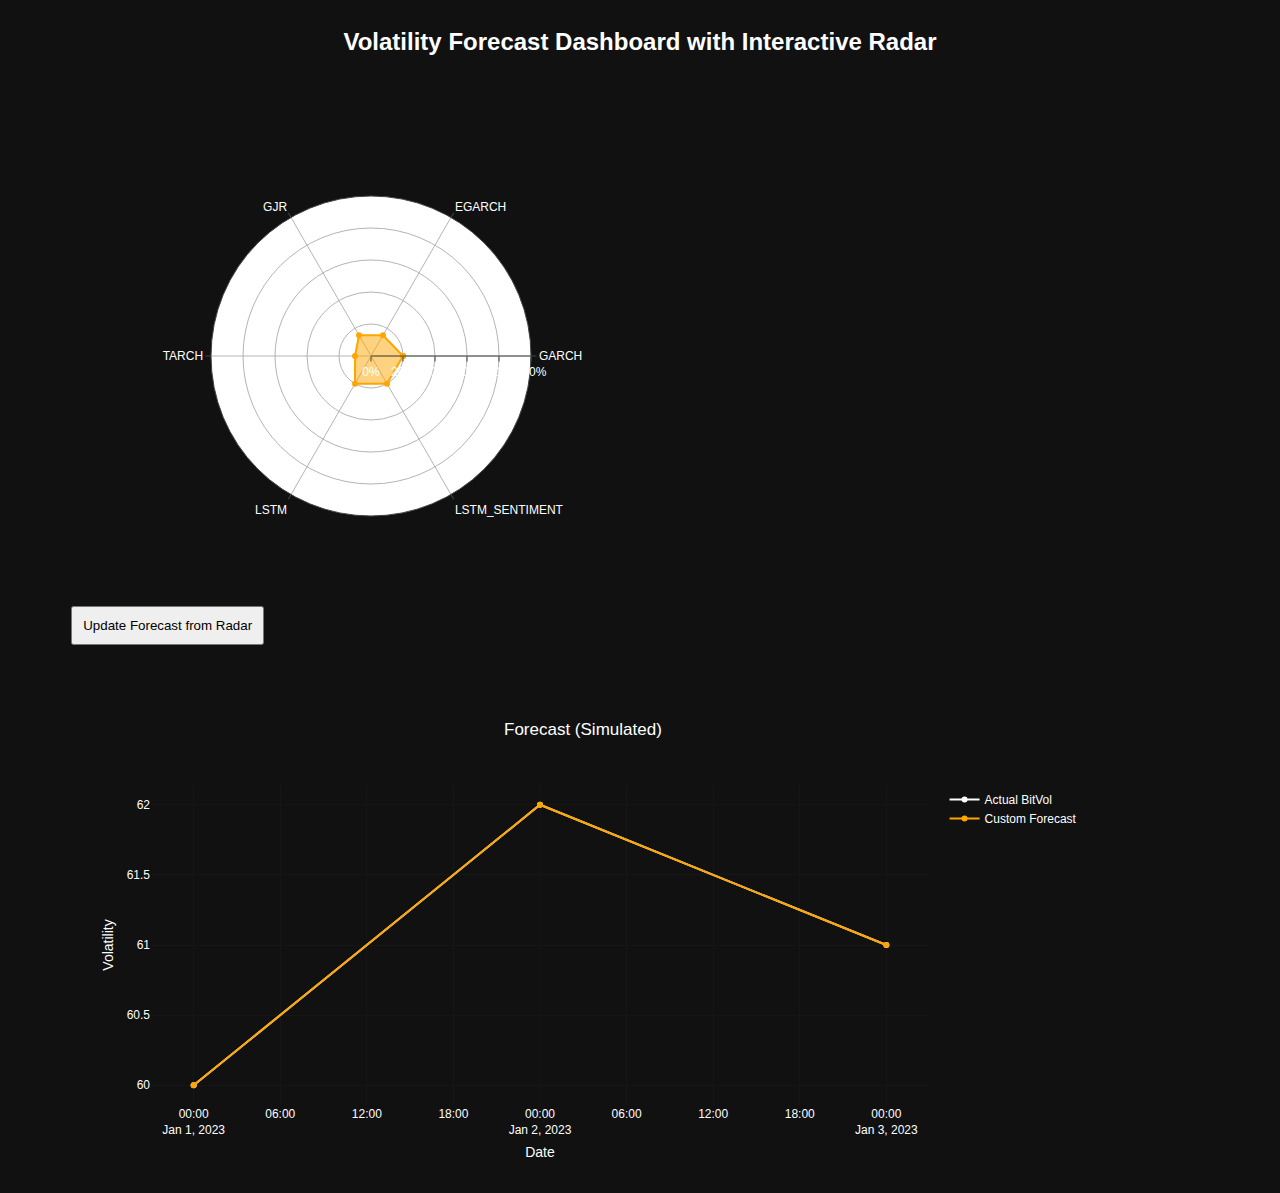
<file: demo.html>
<!DOCTYPE html>
<html lang="en">
<head>
  <meta charset="UTF-8">
  <title>Volatility Forecast Dashboard</title>
  <script src="https://cdn.plot.ly/plotly-latest.min.js"></script>
  <style>
    body {
      background: #111;
      color: white;
      font-family: sans-serif;
      display: flex;
      flex-direction: column;
      align-items: center;
    }
    #chart {
      width: 90%;
      height: 500px;
      margin-top: 20px;
    }
    #radarChart {
      width: 600px;
      height: 500px;
    }
    .section {
      margin-top: 20px;
      width: 90%;
    }
    button {
      padding: 10px;
      margin-top: 10px;
    }
  </style>
</head>
<body>
  <h2>Volatility Forecast Dashboard with Interactive Radar</h2>

  <div class="section">
    <div id="radarChart"></div>
    <button onclick="updatePlot()">Update Forecast from Radar</button>
  </div>

  <div class="section">
    <div id="chart"></div>
  </div>

  <script>
    const modelNames = ["GARCH", "EGARCH", "GJR", "TARCH", "LSTM", "LSTM_SENTIMENT"];
    let radarValues = [0.2, 0.15, 0.15, 0.1, 0.2, 0.2];

    function normalizeRadar() {
      const total = radarValues.reduce((a, b) => a + b, 0);
      radarValues = radarValues.map(v => v / total);
    }

    function drawRadar() {
      normalizeRadar();
      const trace = {
        type: 'scatterpolar',
        r: [...radarValues, radarValues[0]],
        theta: [...modelNames, modelNames[0]],
        fill: 'toself',
        name: 'Model Weights',
        marker: { color: 'orange' }
      };

      const layout = {
        polar: {
          radialaxis: {
            visible: true,
            range: [0, 1],
            tickformat: '.0%'
          }
        },
        paper_bgcolor: '#111',
        plot_bgcolor: '#111',
        font: { color: '#fff' },
        showlegend: false
      };

      const radarChart = document.getElementById('radarChart');

      Plotly.newPlot('radarChart', [trace], layout).then(gd => {
        gd.on('plotly_click', function(data) {
          const pointIndex = data.points[0].pointNumber;
          const model = modelNames[pointIndex];
          const current = radarValues[pointIndex];
          const newVal = prompt(`Set new weight for ${model} (0-1):`, current.toFixed(2));

          if (newVal !== null) {
            const num = parseFloat(newVal);
            if (!isNaN(num) && num >= 0 && num <= 1) {
              radarValues[pointIndex] = num;
              normalizeRadar();
              drawRadar();
              updatePlot();
            } else {
              alert("Please enter a valid number between 0 and 1.");
            }
          }
        });
      });
    }

    function getRadarWeights() {
      const weights = {};
      modelNames.forEach((name, i) => {
        weights[name] = radarValues[i];
      });
      return weights;
    }

    function updatePlot() {
      const weights = getRadarWeights();

      const layout = {
        title: "Forecast (Simulated)",
        paper_bgcolor: "#111",
        plot_bgcolor: "#111",
        font: { color: "#fff" },
        xaxis: { title: "Date" },
        yaxis: { title: "Volatility" }
      };

      const actualTrace = {
        x: ["2023-01-01", "2023-01-02", "2023-01-03"],
        y: [60, 62, 61],
        type: "scatter",
        name: "Actual BitVol",
        line: { color: "white" }
      };

      const customTrace = {
        x: ["2023-01-01", "2023-01-02", "2023-01-03"],
        y: [
          60 * weights.GARCH + 60 * weights.EGARCH + 60 * weights.GJR +
          60 * weights.TARCH + 60 * weights.LSTM + 60 * weights.LSTM_SENTIMENT,

          62 * weights.GARCH + 62 * weights.EGARCH + 62 * weights.GJR +
          62 * weights.TARCH + 62 * weights.LSTM + 62 * weights.LSTM_SENTIMENT,

          61 * weights.GARCH + 61 * weights.EGARCH + 61 * weights.GJR +
          61 * weights.TARCH + 61 * weights.LSTM + 61 * weights.LSTM_SENTIMENT
        ],
        type: "scatter",
        name: "Custom Forecast",
        line: { color: "orange" }
      };

      Plotly.newPlot("chart", [actualTrace, customTrace], layout);
    }

    drawRadar();
    updatePlot();
  </script>
</body>
</html>
</file>
